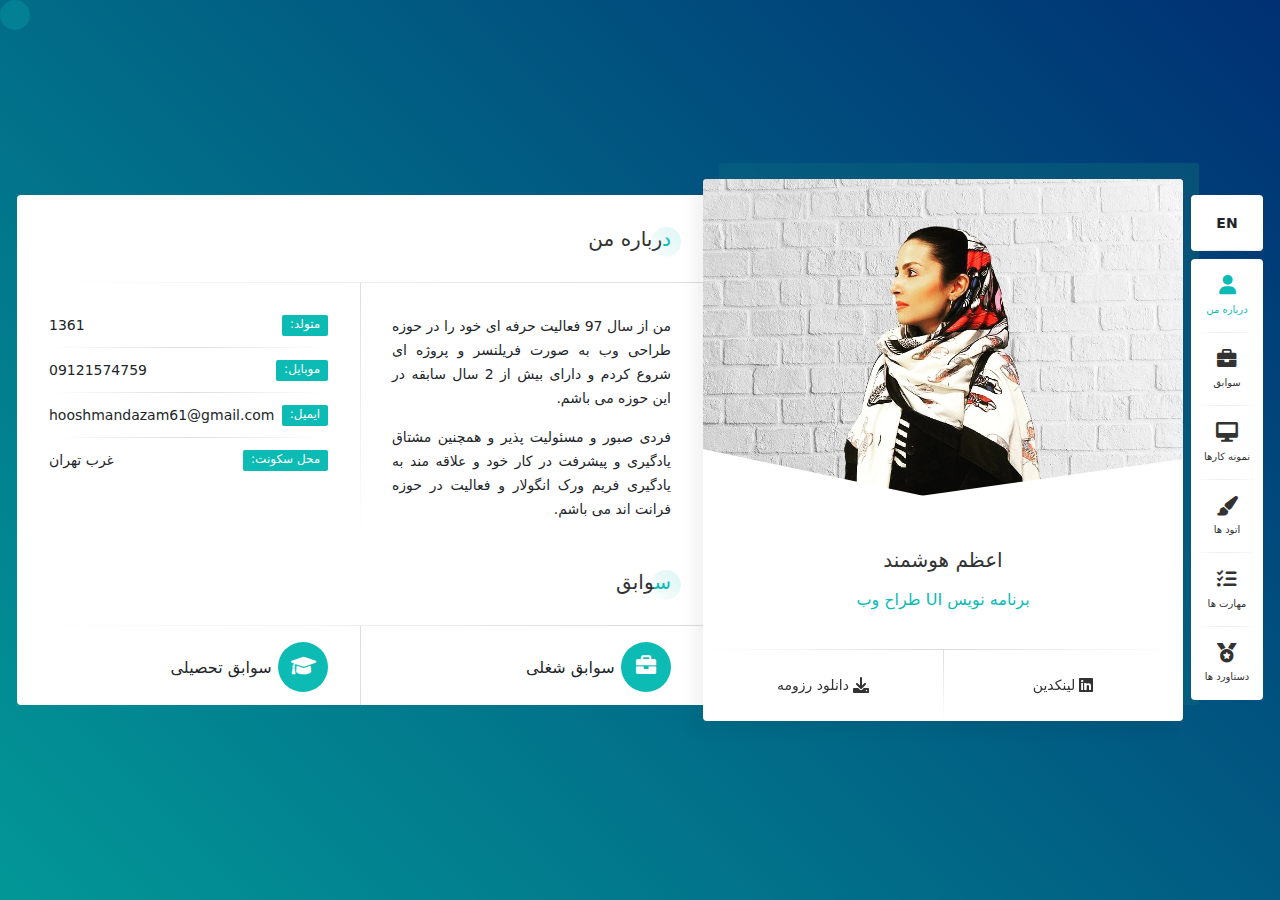
<file: index.html>
<!DOCTYPE html>
<html lang="en">

<head>
  <meta charset="UTF-8" />
  <meta http-equiv="X-UA-Compatible" content="IE=edge" />
  <meta name="viewport" content="width=device-width, initial-scale=1.0" />
  <title>وب سایت اعظم هوشمند</title>
  <link rel="stylesheet" href="./lib/bootstrap/css/bootstrap.rtl.min.css" />
  <link rel="stylesheet" href="./lib/fontawesome/css/all.min.css" />
  <link rel="stylesheet" href="css/styles.css" />
  <link rel="stylesheet" href="./lib/fancybox/jquery.fancybox.min.css" type="text/css" media="screen" />
  <link rel="stylesheet" href="./lib/swiper/swiper.min.css">
</head>

<body dir="rtl">
  <main>
    <div class="page page-wrap">
      <div class="background gradient">
        <ul class="bg-bubbles">
          <li></li>
          <li></li>
          <li></li>
          <li></li>
          <li></li>
          <li></li>
          <li></li>
          <li></li>
          <li></li>
          <li></li>
        </ul>
      </div>
      <div class="container">
        <div class="my-resume">
          <aside class="d-flex flex-column">
            <div
              class="mobile-header d-flex justify-content-between justify-content-md-center align-items-start bg-white px-3 py-2 p-md-3 mb-2">
              <div class="name-and-job d-md-none">
                <h1 class="small mb-2">اعظم هوشمند</h1>
                <div class="my-job small">
                  <span class="text1">برنامه نویس UI</span>
                  <span class="text2">طراح وب</span>
                </div>
              </div>
              <div class="language-btn">
                <a class="text-dark fw-bold small stretched-link" href="./en/index.html">EN</a>
              </div>
            </div>
            <ul class="nav" id="myScrollspy">
              <li class="nav-item">
                <a class="nav-link" href="#about">
                  <i class="fa-solid fa-user"></i>
                  <span>درباره من</span>
                </a>
              </li>
              <li class="nav-item">
                <a class="nav-link" href="#experience">
                  <i class="fa-solid fa-briefcase"></i>
                  <span>سوابق</span>
                </a>
              </li>
              <li class="nav-item">
                <a class="nav-link" href="#themes">
                  <i class="fa-solid fa-desktop"></i>
                  <span>نمونه کارها</span>
                </a>
              </li>
              <li class="nav-item">
                <a class="nav-link" href="#etudes">
                  <i class="fa-solid fa-paintbrush"></i>
                  <span> اتود ها</span>
                </a>
              </li>
              <li class="nav-item">
                <a class="nav-link" href="#skills">
                  <i class="fa-solid fa-list-check"></i>
                  <span> مهارت ها</span>
                </a>
              </li>
              <li class="nav-item">
                <a class="nav-link" href="#awards">
                  <i class="fa-solid fa-medal"></i>
                  <span>دستاورد ها</span>
                </a>
              </li>
            </ul>
          </aside>
          <div class="profile-content bg-white rounded-2 text-center mb-3 mb-xl-0">
            <figure>
              <div class="profile-photo mb-5">
                <img src="images/my-photo.webp" class="img-fluid" alt="اعظم هوشمند" />
              </div>
              <figcaption>
                <div class="name-and-job">
                  <h2 class="h5 mb-3">اعظم هوشمند</h2>
                  <div class="my-job">
                    <span class="text1">برنامه نویس UI</span>
                    <span class="text2">طراح وب</span>
                  </div>
                </div>
              </figcaption>
            </figure>
            <div class="links d-flex justify-content-around align-items-center">
              <a href="https://www.linkedin.com/in/azam-houshmand-98457323a/" target="_blank"
                class="stretched-link p-4 w-100"><i class="fa-brands fa-linkedin align-middle me-1"></i><span
                  class="small">لینکدین</span></a>
              <a href="./azam-resume.pdf" class="stretched-link p-4 w-100" download><i
                  class="fa-solid fa-download align-middle me-1"></i><span class="small">دانلود رزومه</span></a>
            </div>
          </div>
          <div class="card-scrollspy bg-white" data-bs-spy="scroll" data-bs-offset="50" data-bs-target="#myScrollspy">
            <div class="card-inner">
              <section class="section-about-me" id="about">
                <div class="section-title">
                  <h3>درباره من</h3>
                </div>
                <div class="d-flex flex-wrap">
                  <div class="info-text text-justify">
                    <p>
                      من از سال 97 فعالیت حرفه ای خود را در حوزه طراحی وب به صورت فریلنسر و پروژه ای شروع کردم و دارای
                      بیش از 2 سال سابقه در این حوزه می باشم.
                    </p>
                    <p>
                      فردی صبور و مسئولیت پذیر و همچنین مشتاق یادگیری و پیشرفت در کار خود و علاقه مند به یادگیری فریم
                      ورک
                      انگولار و فعالیت در حوزه فرانت اند می باشم.
                    </p>
                  </div>
                  <div class="info-list">
                    <ul class="list-unstyled">
                      <li>
                        <span class="badge">متولد:</span>
                        <span class="small">1361</span>
                      </li>
                      <li>
                        <span class="badge">موبایل:</span>
                        <span class="small">09121574759</span>
                      </li>
                      <li>
                        <span class="badge"> ایمیل:</span>
                        <span class="small">hooshmandazam61@gmail.com</span>
                      </li>
                      <li>
                        <span class="badge">محل سکونت:</span>
                        <span class="small">غرب تهران</span>
                      </li>
                    </ul>
                  </div>
                </div>
              </section>
              <section class="section-experience" id="experience">
                <div class="section-title">
                  <h3>سوابق</h3>
                </div>
                <div class="d-flex flex-wrap">
                  <div class="column pt-3">
                    <div class="work-experience">
                      <div class="title">
                        <h5>
                          <i class="fa-solid fa-briefcase"></i>
                          <span>سوابق شغلی</span>
                        </h5>
                      </div>
                      <ul class="list-unstyled">
                        <li>
                          <span class="border px-2">1401-1402</span>
                          <div class="name-and-job my-3">
                            <h6>شرکت ایرانسل(HFN)</h6>
                            <span>UI Developer</span>
                          </div>
                          <div class="description text-justify">
                            <p>
                              شرکت HFN با هدف بهینه سازی رادیویی در پروژه های مخابراتی به عنوان مجموعه ای در کنار
                              اپراتورها / سرویس دهندگان مخابراتی از جمله ایرانسل تعریف می شود که نیازمندی های کسب و کار
                              اپراتور مورد نظر را با استفاده از راهکارهای مدیریتی، فنی و یا اجرایی آماده و پیاده سازی می
                              کند.
                            </p>
                            <p>در شرکت ایرانسل روی دو پروژه Ios و Sdm به عنوان Ui-Developer کار کردم.</p>
                          </div>
                          <div class="programming-language-badge">
                            <span class="badge">Html5</span>
                            <span class="badge">Css3</span>
                            <span class="badge">Less</span>
                            <span class="badge">Bootstrap 5</span>
                            <span class="badge">Angular</span>
                          </div>
                        </li>
                        <li>
                          <span class="border px-2">98-1400</span>
                          <div class="name-and-job my-3">
                            <h6>شرکت آرسینا</h6>
                            <span>Web Developer</span>
                          </div>
                          <div class="description text-justify">
                            <p>
                              در حال حاضر مهمترین محصول شرکت، سیستم مدیریت فروش آنلاین فروش گستر است که بر روی توسعه و
                              تسهیل تجارت الکترونیک تمرکز دارد.
                            </p>
                            <p>در شرکت آرسینا کار با Adobe Xd را یاد گرفتم و بعد از طراحی اتودها, پیاده سازی فروشگاه های
                              آنلاین بر عهده من بود و توانستم رضایت مشتریان سر سخت را نیز جلب کنم.</p>
                            <p>برخی از نمونه کارها را در این سایت ذکر کردم.</p>
                          </div>
                          <div class="programming-language-badge">
                            <span class="badge">Html5</span>
                            <span class="badge">Css3</span>
                            <span class="badge">Less</span>
                            <span class="badge">Bootstrap 4,5</span>
                            <span class="badge">JavaScript</span>
                            <span class="badge">Jquery</span>
                            <span class="badge">Adobe Xd</span>
                          </div>
                        </li>
                        <li>
                          <span class="border px-2 pb-1">تیر 98-مهر 98</span>
                          <div class="name-and-job my-3">
                            <h6 class="mb-1">شرکت پلاک</h6>
                            <span>Front-end Developer</span>
                          </div>
                          <div class="description text-justify">
                            <p>
                              پلاک, پلتفرمی است برای سفارش آنلاین خدماتی نظیر نظافت منزل، رزرو آزمایش، خشکشویی، کارواش،
                              و تعمیرات لوازم خانگی، ...
                            </p>
                            <p>
                              سایت پلاک با فریم ورک انگولار پیاده سازی شده بود و در این شرکت با ساختار انگولار
                              آشنا شدم و همچنین پیاده سازی لندینگ ها جزو وظایف من بود.
                            </p>
                          </div>
                          <div class="programming-language-badge">
                            <span class="badge">Html5</span>
                            <span class="badge">Css3</span>
                            <span class="badge">Bootstrap 4</span>
                          </div>
                        </li>
                      </ul>
                    </div>
                  </div>
                  <div class="column pt-3">
                    <div class="education-experience">
                      <div class="title">
                        <h5>
                          <i class="fa-solid fa-graduation-cap"></i>
                          <span>سوابق تحصیلی</span>
                        </h5>
                      </div>
                      <ul class="list-unstyled">
                        <li>
                          <span class="border px-2"> 81-85</span>
                          <div class="field my-3">
                            <h6>Materials Engineer</h6>
                          </div>
                          <div class="description">
                            <p>
                              از دانشگاه آزاد ساوه در رشته مهندسی مواد-سرامیک فارغ التحصیل شدم.
                            </p>
                          </div>
                        </li>
                        <li>
                          <span class="border px-2 pb-1">
                            دی 96-اسفند 96</span>
                          <div class="field my-3">
                            <h6>Photoshop</h6>
                          </div>
                          <div class="description">
                            <p>دوره Photoshop را در مجتمع فنی به مدت 30 ساعت گذراندم.</p>
                          </div>
                        </li>
                        <li>
                          <span class="border px-2 pb-1">
                            تیر 97-اسفند 97</span>
                          <div class="field my-3">
                            <h6>Html5-Css3-Bootstrap3-JavaScript</h6>
                          </div>
                          <div class="description">
                            <p>
                              این دوره ها را در مجتمع فنی به مدت 100 ساعت گذراندم.
                            </p>
                          </div>
                        </li>
                      </ul>
                    </div>
                  </div>
                </div>
              </section>
              <section class="section-themes" id="themes">
                <div class="section-title">
                  <h3>نمونه کار ها</h3>
                </div>
                <div class="d-flex flex-wrap">
                  <div class="column">
                    <div class="item-box text-center mb-4">
                      <figure>
                        <a href="https://setaak.com" target="_blank" title="فروشگاه ستاک" class="stretched-link">
                          <img src="images/setaak.webp" class="img-fluid" alt="محصولات کنترل گاز" />
                          <i class="fa-solid fa-link"></i>
                        </a>
                      </figure>
                      <div class="title">
                        <a href="https://setaak.com" target="_blank">
                          <h4 class="small">فروشگاه ستاک</h4>
                        </a>
                      </div>
                    </div>
                    <div class="item-box text-center mb-4">
                      <figure>
                        <a href="https://www.foroshgostar.com/blog" target="_blank" title="وبلاگ فروش گستر"
                          class="stretched-link">
                          <img src="images/foroshgostar-blog.webp" class="img-fluid" alt="وبلاگ" />
                          <i class="fa-solid fa-link"></i>
                        </a>
                      </figure>
                      <div class="title">
                        <a href="https://www.foroshgostar.com/blog" target="_blank">
                          <h4 class="small">وبلاگ فروش گستر</h4>
                        </a>
                      </div>
                    </div>
                  </div>
                  <div class="column">
                    <div class="item-box text-center mb-4">
                      <figure>
                        <a href="https://www.haghi.ir" target="_blank" title="فروشگاه چرم حقی" class="stretched-link">
                          <img src="images/haghi-homepage.jpg" class="img-fluid" alt="محصولات چرم" />
                          <i class="fa-solid fa-link"></i>
                        </a>
                      </figure>
                      <div class="title">
                        <a href="https://www.haghi.ir" target="_blank">
                          <h4 class="small">فروشگاه چرم حقی</h4>
                        </a>
                      </div>
                    </div>
                    <div class="item-box text-center mb-4">
                      <figure>
                        <a href="https://www.balaka.ir/blog" target="_blank" title="وبلاگ فروشگاه بالاکا"
                          class="stretched-link">
                          <img src="images/balaka-blog.webp" class="img-fluid" alt="وبلاگ" />
                          <i class="fa-solid fa-link"></i>
                        </a>
                      </figure>
                      <div class="title">
                        <a href="https://www.balaka.ir/blog" target="_blank">
                          <h4 class="small">وبلاگ فروشگاه بالاکا</h4>
                        </a>
                      </div>
                    </div>
                  </div>
                </div>
              </section>
              <section class="section-etudes" id="etudes">
                <div class="section-title">
                  <h3>اتود ها</h3>
                </div>
                <div class="d-flex flex-wrap">
                  <div class="column">
                    <div class="item-box mb-4">
                      <figure>
                        <a href="images/barsamgostar-large.jpg" title="فروشگاه برسام گستر" class="stretched-link">
                          <img src="images/barsamgostar.jpg" class="img-fluid" alt="محصولات دیجیتال" />
                          <i class="fa-regular fa-image"></i>
                        </a>
                      </figure>
                    </div>
                    <div class="item-box mb-4">
                      <figure>
                        <a href="images/ilagallery-large.jpg" title="فروشگاه ایلا گالری" class="stretched-link">
                          <img src="images/ilagallery.jpg" class="img-fluid" alt="مد و پوشاک" />
                          <i class="fa-regular fa-image"></i>
                        </a>
                      </figure>
                    </div>
                    <div class="item-box mb-4">
                      <figure>
                        <a href="images/luminak-large.webp" title="فروشگاه لومیناک" class="stretched-link">
                          <img src="images/luminak.jpg" class="img-fluid" alt="انواع چسب" />
                          <i class="fa-regular fa-image"></i>
                        </a>
                      </figure>
                    </div>
                    <div class="item-box mb-4">
                      <figure>
                        <a href="images/dotuall-large.jpg" title="فروشگاه دات یو آل" class="stretched-link">
                          <img src="images/dotuall.jpg" class="img-fluid" alt="انواع مختلف محصولات دیجیتال" />
                          <i class="fa-regular fa-image"></i>
                        </a>
                      </figure>
                    </div>
                    <div class="item-box">
                      <figure>
                        <a href="images/digitalland-404.jpg" title="صفحه 404 فروشگاه دیجیتال لند"
                          class="stretched-link">
                          <img src="images/digitalland-404.jpg" class="img-fluid" alt="صفحه 404" />
                          <i class="fa-regular fa-image"></i>
                        </a>
                      </figure>
                    </div>
                  </div>
                  <div class="column">
                    <div class="item-box mb-4">
                      <figure>
                        <a href="images/forevergreen-large.jpg" title="فروشگاه فور اور گرین" class="stretched-link">
                          <img src="images/forevergreen.jpg" class="img-fluid" alt="محصولات فور اور" />
                          <i class="fa-regular fa-image"></i>
                        </a>
                      </figure>
                    </div>
                    <div class="item-box mb-4">
                      <figure>
                        <a href="images/malayerager-large.webp" title="فروشگاه ملایر آگر" class="stretched-link">
                          <img src="images/malayerager.jpg" class="img-fluid" alt="مبل و منبت" />
                          <i class="fa-regular fa-image"></i>
                        </a>
                      </figure>
                    </div>
                    <div class="item-box mb-4">
                      <figure>
                        <a href="images/behtapipe-large.jpg" title="فروشگاه بهتا پایپ" class="stretched-link">
                          <img src="images/behtapipe.jpg" class="img-fluid" alt="کالای تاسیساتی" />
                          <i class="fa-regular fa-image"></i>
                        </a>
                      </figure>
                    </div>
                    <div class="item-box">
                      <figure>
                        <a href="images/sinzgallery-404.webp" title="صفحه 404 فروشگاه سینز گالری"
                          class="stretched-link">
                          <img src="images/sinzgallery-404.webp" class="img-fluid" alt="صفحه 404" />
                          <i class="fa-regular fa-image"></i>
                        </a>
                      </figure>
                    </div>
                  </div>
                </div>
              </section>
              <section class="section-skills" id="skills">
                <div class="section-title">
                  <h3>مهارت ها</h3>
                </div>
                <div class="d-flex flex-wrap">
                  <div class="column pt-3">
                    <div class="coding">
                      <div class="title">
                        <h5>
                          <i class="fa-solid fa-code"></i>
                          <span>کد نویسی</span>
                        </h5>
                      </div>
                      <ul class="list-unstyled">
                        <li class="mb-3">
                          <label class="small">Html5</label>
                          <div class="progress">
                            <div class="progress-bar progress-bar-striped progress-bar-animated" role="progressbar"
                              aria-label="Basic" style="width: 90%" aria-valuenow="90" aria-valuemin="0"
                              aria-valuemax="100"></div>
                          </div>
                        </li>
                        <li class="mb-3">
                          <label class="small">Css3</label>
                          <div class="progress">
                            <div class="progress-bar progress-bar-striped progress-bar-animated" role="progressbar"
                              aria-label="Basic" style="width: 90%" aria-valuenow="90" aria-valuemin="0"
                              aria-valuemax="100"></div>
                          </div>
                        </li>
                        <li class="mb-3">
                          <label class="small">Less</label>
                          <div class="progress">
                            <div class="progress-bar progress-bar-striped progress-bar-animated" role="progressbar"
                              aria-label="Basic" style="width: 90%" aria-valuenow="90" aria-valuemin="0"
                              aria-valuemax="100"></div>
                          </div>
                        </li>
                        <li class="mb-3">
                          <label class="small">Sass</label>
                          <div class="progress">
                            <div class="progress-bar progress-bar-striped progress-bar-animated" role="progressbar"
                              aria-label="Basic" style="width: 90%" aria-valuenow="90" aria-valuemin="0"
                              aria-valuemax="100"></div>
                          </div>
                        </li>
                        <li class="mb-3">
                          <label class="small">Bootstrap3,4,5</label>
                          <div class="progress">
                            <div class="progress-bar progress-bar-striped progress-bar-animated" role="progressbar"
                              aria-label="Basic" style="width: 90%" aria-valuenow="90" aria-valuemin="0"
                              aria-valuemax="100"></div>
                          </div>
                        </li>
                        <li class="mb-3">
                          <label class="small">Responsive</label>
                          <div class="progress">
                            <div class="progress-bar progress-bar-striped progress-bar-animated" role="progressbar"
                              aria-label="Basic" style="width: 90%" aria-valuenow="90" aria-valuemin="0"
                              aria-valuemax="100"></div>
                          </div>
                        </li>
                        <li class="mb-3">
                          <label class="small">JavaScript</label>
                          <div class="progress">
                            <div class="progress-bar progress-bar-striped progress-bar-animated" role="progressbar"
                              aria-label="Basic" style="width: 50%" aria-valuenow="50" aria-valuemin="0"
                              aria-valuemax="100"></div>
                          </div>
                        </li>
                        <li class="mb-3">
                          <label class="small">Jquery</label>
                          <div class="progress">
                            <div class="progress-bar progress-bar-striped progress-bar-animated" role="progressbar"
                              aria-label="Basic" style="width: 50%" aria-valuenow="50" aria-valuemin="0"
                              aria-valuemax="100"></div>
                          </div>
                        </li>
                        <li class="mb-3">
                          <label class="small">Angular</label>
                          <div class="progress">
                            <div class="progress-bar progress-bar-striped progress-bar-animated" role="progressbar"
                              aria-label="Basic" style="width: 10%" aria-valuenow="10" aria-valuemin="0"
                              aria-valuemax="100"></div>
                          </div>
                        </li>
                        <li class="mb-3">
                          <label class="small">Git</label>
                          <div class="progress">
                            <div class="progress-bar progress-bar-striped progress-bar-animated" role="progressbar"
                              aria-label="Basic" style="width: 70%" aria-valuenow="70" aria-valuemin="0"
                              aria-valuemax="100"></div>
                          </div>
                        </li>
                      </ul>
                    </div>
                  </div>
                  <div class="column pt-3">
                    <div class="graphics mb-5">
                      <div class="title">
                        <h5>
                          <i class="fa-solid fa-paintbrush"></i>
                          <span>گرافیک</span>
                        </h5>
                      </div>
                      <ul class="list-unstyled">
                        <li class="mb-3">
                          <label class="small">Photoshop</label>
                          <div class="progress">
                            <div class="progress-bar progress-bar-striped progress-bar-animated" role="progressbar"
                              aria-label="Basic" style="width: 60%" aria-valuenow="60" aria-valuemin="0"
                              aria-valuemax="100"></div>
                          </div>
                        </li>
                        <li class="mb-3">
                          <label class="small">Adobe Xd</label>
                          <div class="progress">
                            <div class="progress-bar progress-bar-striped progress-bar-animated" role="progressbar"
                              aria-label="Basic" style="width: 85%" aria-valuenow="85" aria-valuemin="0"
                              aria-valuemax="100"></div>
                          </div>
                        </li>
                      </ul>
                    </div>
                    <div class="language">
                      <div class="title">
                        <h5>
                          <i class="fa-solid fa-flag"></i>
                          <span>زبان</span>
                        </h5>
                      </div>
                      <ul class="list-unstyled">
                        <li class="mb-3">
                          <label class="small">English</label>
                          <div class="progress">
                            <div class="progress-bar progress-bar-striped progress-bar-animated" role="progressbar"
                              aria-label="Basic" style="width: 50%" aria-valuenow="50" aria-valuemin="0"
                              aria-valuemax="100"></div>
                          </div>
                        </li>
                      </ul>
                    </div>
                  </div>
                </div>
              </section>
              <section class="section-awards" id="awards">
                <div class="section-title">
                  <h3>دستاوردها</h3>
                </div>
                <div class="d-flex flex-wrap">
                  <div class="column">
                    <div class="description small">
                      <p>
                        من سال 99 در شرکت آرسینا به عنوان کارمند نمونه شناخته شدم.
                      </p>
                    </div>
                  </div>
                  <div class="column">
                    <div class="swiper mySwiper">
                      <div class="swiper-wrapper">
                        <div class="swiper-slide">
                          <video class="rounded" controls>
                            <source src="./video/my-video.mp4" type="video/mp4">
                          </video>
                        </div>
                        <div class="swiper-slide">
                          <img src="./images/1.jpg" class="img-fluid rounded" alt="">
                        </div>
                        <div class="swiper-slide">
                          <img src="./images/2.webp" class="img-fluid rounded" alt="">
                        </div>
                      </div>
                    </div>
                  </div>
                </div>
              </section>
            </div>
          </div>
        </div>
      </div>
    </div>
    <div class="cursor"></div>
  </main>
  <!-- <script src="./lib/fontawesome/js/all.min.js"></script>  -->
  <script src="./lib/bootstrap/js/bootstrap.min.js"></script>
  <script src="./lib/bootstrap/js/bootstrap.bundle.min.js"></script>
  <script src="./lib/jquery/jquery.min.js"></script>
  <script src="./lib/fancybox/jquery.fancybox.min.js"></script>
  <script src="./lib/swiper/swiper-bundle.min.js"></script>
  <script src="./js/main.js"></script>
</body>

</html>
</file>
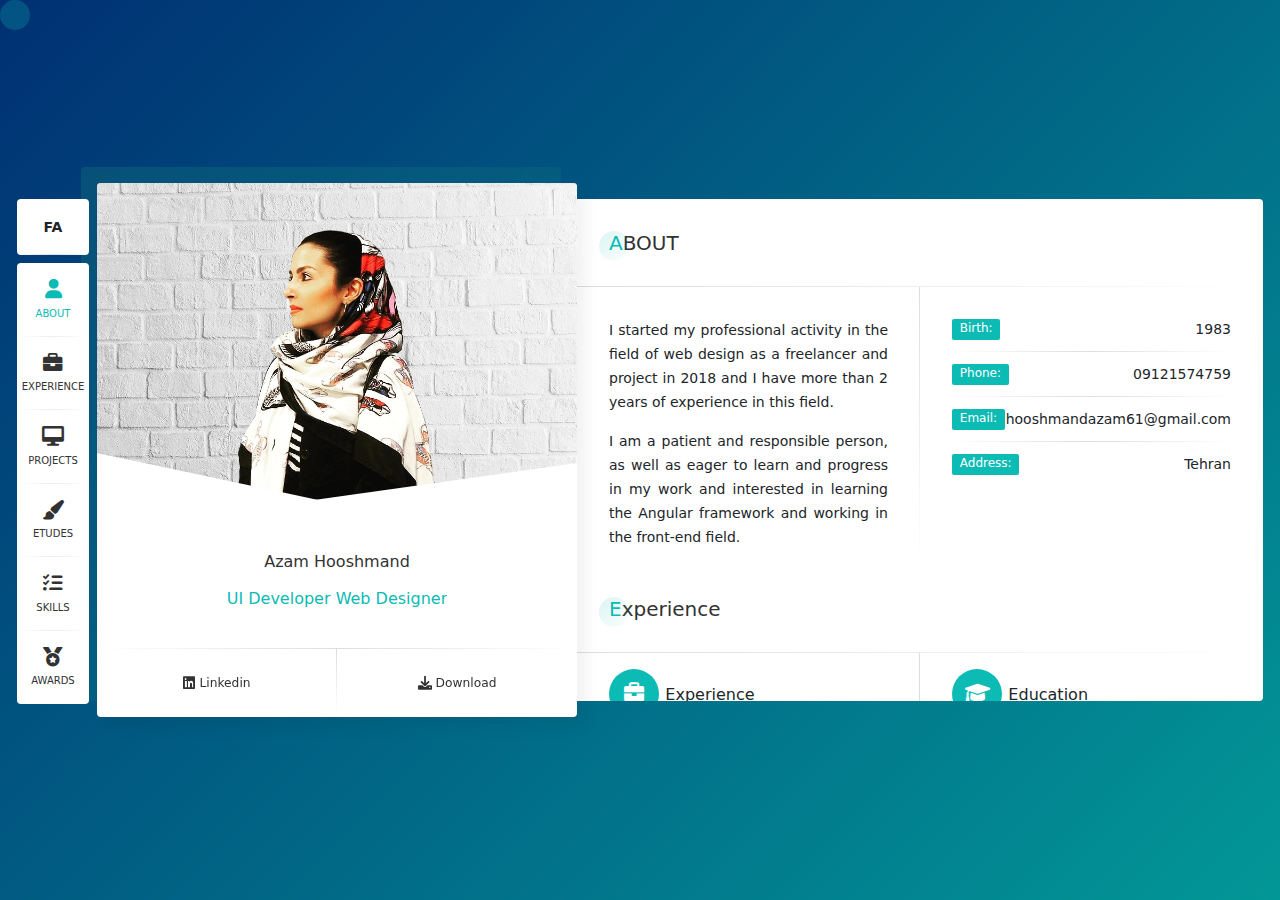
<file: en/index.html>
<!DOCTYPE html>
<html lang="en">

<head>
  <meta charset="UTF-8" />
  <meta http-equiv="X-UA-Compatible" content="IE=edge" />
  <meta name="viewport" content="width=device-width, initial-scale=1.0" />
  <title>Azam Hooshmand</title>
  <link rel="stylesheet" href="./lib/bootstrap/css/bootstrap.min.css" />
  <link rel="stylesheet" href="../lib/fontawesome/css/all.min.css" />
  <link rel="stylesheet" href="../css/styles.css" />
  <link rel="stylesheet" href="../en/css/styles.ltr.css" />
  <link rel="stylesheet" href="../lib/fancybox/jquery.fancybox.min.css" type="text/css" media="screen" />
  <link rel="stylesheet" href="../lib/swiper/swiper.min.css">
</head>

<body>
  <main>
    <div class="page page-wrap">
      <div class="background gradient">
        <ul class="bg-bubbles">
          <li></li>
          <li></li>
          <li></li>
          <li></li>
          <li></li>
          <li></li>
          <li></li>
          <li></li>
          <li></li>
          <li></li>
        </ul>
      </div>
      <div class="container">
        <div class="my-resume">
          <aside class="d-flex flex-column">
            <div
              class="mobile-header d-flex justify-content-between justify-content-md-center bg-white px-3 py-2 p-md-3 mb-2">
              <div class="name-and-job d-md-none">
                <h1 class="small mb-2">Azam Hooshmand</h1>
                <div class="my-job small">
                  <span class="text1">UI Developer</span>
                  <span class="text2">Web Designer</span>
                </div>
              </div>
              <div class="language-btn">
                <a class="text-dark fw-bold small stretched-link" href="../index.html">FA</a>
              </div>
            </div>
            <ul class="nav" id="myScrollspy">
              <li class="nav-item">
                <a class="nav-link" href="#about">
                  <i class="fa-solid fa-user"></i>
                  <span>ABOUT</span>
                </a>
              </li>
              <li class="nav-item">
                <a class="nav-link" href="#experience">
                  <i class="fa-solid fa-briefcase"></i>
                  <span>EXPERIENCE</span>
                </a>
              </li>
              <li class="nav-item">
                <a class="nav-link" href="#themes">
                  <i class="fa-solid fa-desktop"></i>
                  <span>PROJECTS</span>
                </a>
              </li>
              <li class="nav-item">
                <a class="nav-link" href="#etudes">
                  <i class="fa-solid fa-paintbrush"></i>
                  <span>ETUDES</span>
                </a>
              </li>
              <li class="nav-item">
                <a class="nav-link" href="#skills">
                  <i class="fa-solid fa-list-check"></i>
                  <span>SKILLS</span>
                </a>
              </li>
              <li class="nav-item">
                <a class="nav-link" href="#awards">
                  <i class="fa-solid fa-medal"></i>
                  <span>AWARDS</span>
                </a>
              </li>
            </ul>
          </aside>
          <div class="profile-content bg-white rounded-2 text-center mb-3 mb-xl-0">
            <figure>
              <div class="profile-photo mb-5">
                <img src="../images/my-photo.webp" class="img-fluid" alt="Azam Hooshmand" />
              </div>
              <figcaption>
                <div class="name-and-job">
                  <h2 class="h6 mb-3">Azam Hooshmand</h2>
                  <div class="my-job">
                    <span class="text1">UI Developer</span>
                    <span class="text2">Web Designer</span>
                  </div>
                </div>
              </figcaption>
            </figure>
            <div class="links d-flex small justify-content-around align-items-center">
              <a href="https://www.linkedin.com/in/azam-houshmand-98457323a/" target="_blank"
                class="stretched-link p-4 w-100"><i class="fa-brands fa-linkedin align-middle me-1"></i><span
                  class="small">Linkedin</span></a>
              <a href="../azam-resume.pdf" class="stretched-link p-4 w-100" download><i
                  class="fa-solid fa-download align-middle me-1"></i><span class="small">Download</span></a>
            </div>
          </div>
          <div class="card-scrollspy bg-white" data-bs-spy="scroll" data-bs-offset="50" data-bs-target="#myScrollspy">
            <div class="card-inner">
              <section class="section-about-me" id="about">
                <div class="section-title">
                  <h3>ABOUT</h3>
                </div>
                <div class="d-flex flex-wrap">
                  <div class="info-text text-justify">
                    <p>
                      I started my professional activity in the field of web design as a freelancer and project in 2018
                      and I have more than 2 years of experience in this field.
                    </p>
                    <p>

                      I am a patient and responsible person, as well as eager to learn and progress in my work and
                      interested in learning the Angular framework and working in the front-end field.
                    </p>
                  </div>
                  <div class="info-list">
                    <ul class="list-unstyled">
                      <li>
                        <span class="badge">Birth:</span>
                        <span class="small">1983</span>
                      </li>
                      <li>
                        <span class="badge">Phone:</span>
                        <span class="small">09121574759</span>
                      </li>
                      <li>
                        <span class="badge"> Email:</span>
                        <span class="small">hooshmandazam61@gmail.com</span>
                      </li>
                      <li>
                        <span class="badge">Address:</span>
                        <span class="small">Tehran</span>
                      </li>
                    </ul>
                  </div>
                </div>
              </section>
              <section class="section-experience" id="experience">
                <div class="section-title">
                  <h3>Experience</h3>
                </div>
                <div class="d-flex flex-wrap">
                  <div class="column pt-3">
                    <div class="work-experience">
                      <div class="title">
                        <h5>
                          <i class="fa-solid fa-briefcase"></i>
                          <span>Experience</span>
                        </h5>
                      </div>
                      <ul class="list-unstyled">
                        <li>
                          <span class="border px-2">2022 November-2024 February</span>
                          <div class="name-and-job my-3">
                            <h6>Irancell Company</h6>
                            <span>UI Developer</span>
                          </div>
                          <div class="description text-justify">
                            <p>HFN company with the aim of radio optimization in telecommunication projects is defined
                              as a group together with telecommunication operators/service providers, including
                              Irancell, which prepares and prepares the business requirements of the operator in
                              question using managerial, technical or executive solutions. implements</p>
                            <p>I worked on two Ios and Sdm projects as a Ui-Developer in Irancell company.</p>
                          </div>
                          <div class="programming-language-badge">
                            <span class="badge">Html5</span>
                            <span class="badge">Css3</span>
                            <span class="badge">Less</span>
                            <span class="badge">Bootstrap 5</span>
                            <span class="badge">Angular</span>
                          </div>
                        </li>
                        <li>
                          <span class="border px-2">2020 January-2022 March</span>
                          <div class="name-and-job my-3">
                            <h6>َArsina Company</h6>
                            <span>Web Developer</span>
                          </div>
                          <div class="description text-justify">
                            <p>

                              Currently, the most important product of the company is the online sales management system
                              of Forosh Gostar, which is based on the development and
                              It focuses on facilitating e-commerce.
                            </p>
                            <p>
                              In Arsina company, I learned to work with Adobe Xd and after designing the etudes, I was
                              responsible for the implementation of online stores and I was able to get the satisfaction
                              of stubborn customers.
                            </p>
                            <p>
                              I have listed some portfolios on this site.
                            </p>
                          </div>
                          <div class="programming-language-badge">
                            <span class="badge">Html5</span>
                            <span class="badge">Css3</span>
                            <span class="badge">Less</span>
                            <span class="badge">Bootstrap 4,5</span>
                            <span class="badge">JavaScript</span>
                            <span class="badge">Jquery</span>
                            <span class="badge">Adobe Xd</span>
                          </div>
                        </li>
                        <li>
                          <span class="border px-2 pb-1">2019 July-2019 October</span>
                          <div class="name-and-job my-3">
                            <h6 class="mb-1">Pelak Company</h6>
                            <span>Front-end Developer</span>
                          </div>
                          <div class="description text-justify">
                            <p>

                              Pelak is a platform for online ordering of services such as house cleaning, test booking,
                              laundry, car wash,
                              Construction services,...
                            </p>
                            <p>
                              Pelak site was implemented with Angular framework and in this company with Angular
                              structure
                              I got to know and also the implementation of landings was one of my duties.
                            </p>
                          </div>
                        </li>
                      </ul>
                    </div>
                  </div>
                  <div class="column pt-3">
                    <div class="education-experience">
                      <div class="title">
                        <h5>
                          <i class="fa-solid fa-graduation-cap"></i>
                          <span>Education</span>
                        </h5>
                      </div>
                      <ul class="list-unstyled">
                        <li>
                          <span class="border px-2"> 2002-2006</span>
                          <div class="field my-3">
                            <h6>Materials Engineer</h6>
                          </div>
                          <div class="description">
                            <p>
                              I graduated from Saveh Azad University in the field of material-ceramic engineering.
                            </p>
                          </div>
                        </li>
                        <li>
                          <span class="border px-2 pb-1">
                            2018 January-2018 April</span>
                          <div class="field my-3">
                            <h6>Photoshop</h6>
                          </div>
                          <div class="description">
                            <p>
                              I took the Photoshop course at the institute of technology.
                            </p>
                          </div>
                        </li>
                        <li>
                          <span class="border px-2 pb-1">
                            2018 July-2019 March</span>
                          <div class="field my-3">
                            <h6>Html5-Css3-Bootstrap3-JavaScript</h6>
                          </div>
                          <div class="description">
                            <p>
                              I took these courses in the institute of technology for 100 hours.
                            </p>
                          </div>
                        </li>
                      </ul>
                    </div>
                  </div>
                </div>
              </section>
              <section class="section-themes" id="themes">
                <div class="section-title">
                  <h3>PROJECTS</h3>
                </div>
                <div class="d-flex flex-wrap">
                  <div class="column">
                    <div class="item-box text-center mb-4">
                      <figure>
                        <a href="https://setaak.com" target="_blank" title="Setaak Store" class="stretched-link">
                          <img src="../images/setaak.webp" class="img-fluid" alt="محصولات کنترل گاز" />
                          <i class="fa-solid fa-link"></i>
                        </a>
                      </figure>
                      <div class="title">
                        <a href="https://setaak.com" target="_blank">
                          <h4 class="small">Setaak Store</h4>
                        </a>
                      </div>
                    </div>
                    <div class="item-box text-center mb-4">
                      <figure>
                        <a href="https://www.foroshgostar.com/blog" target="_blank" title="Foroshgostar Blog"
                          class="stretched-link">
                          <img src="../images/foroshgostar-blog.webp" class="img-fluid" alt="وبلاگ" />
                          <i class="fa-solid fa-link"></i>
                        </a>
                      </figure>
                      <div class="title">
                        <a href="https://www.foroshgostar.com/blog" target="_blank">
                          <h4 class="small">Foroshgostar Blog</h4>
                        </a>
                      </div>
                    </div>
                  </div>
                  <div class="column">
                    <div class="item-box text-center mb-4">
                      <figure>
                        <a href="https://www.haghi.ir" target="_blank" title="Haghi leather Store"
                          class="stretched-link">
                          <img src="../images/haghi-homepage.jpg" class="img-fluid" alt="محصولات چرم" />
                          <i class="fa-solid fa-link"></i>
                        </a>
                      </figure>
                      <div class="title">
                        <a href="https://www.haghi.ir" target="_blank">
                          <h4 class="small">Haghi leather Store</h4>
                        </a>
                      </div>
                    </div>
                    <div class="item-box text-center mb-4">
                      <figure>
                        <a href="https://www.balaka.ir/blog" target="_blank" title="Balaka Store Blog"
                          class="stretched-link">
                          <img src="../images/balaka-blog.webp" class="img-fluid" alt="وبلاگ" />
                          <i class="fa-solid fa-link"></i>
                        </a>
                      </figure>
                      <div class="title">
                        <a href="https://www.balaka.ir/blog" target="_blank">
                          <h4 class="small">Balaka Store Blog</h4>
                        </a>
                      </div>
                    </div>
                  </div>
                </div>
              </section>
              <section class="section-etudes" id="etudes">
                <div class="section-title">
                  <h3>ETUDES</h3>
                </div>
                <div class="d-flex flex-wrap">
                  <div class="column">
                    <div class="item-box mb-4">
                      <figure>
                        <a href="../images/barsamgostar-large.jpg" title="Barsamgostar Store" class="stretched-link">
                          <img src="../images/barsamgostar.jpg" class="img-fluid" alt="محصولات دیجیتال" />
                          <i class="fa-regular fa-image"></i>
                        </a>
                      </figure>
                    </div>
                    <div class="item-box mb-4">
                      <figure>
                        <a href="../images/ilagallery-large.jpg" title="Ilagallery Store" class="stretched-link">
                          <img src="../images/ilagallery.jpg" class="img-fluid" alt="مد و پوشاک" />
                          <i class="fa-regular fa-image"></i>
                        </a>
                      </figure>
                    </div>
                    <div class="item-box mb-4">
                      <figure>
                        <a href="../images/luminak-large.webp" title="Luminak Store" class="stretched-link">
                          <img src="../images/luminak.jpg" class="img-fluid" alt="انواع چسب" />
                          <i class="fa-regular fa-image"></i>
                        </a>
                      </figure>
                    </div>
                    <div class="item-box mb-4">
                      <figure>
                        <a href="../images/dotuall-large.jpg" title="Dotuall Store" class="stretched-link">
                          <img src="../images/dotuall.jpg" class="img-fluid" alt="انواع مختلف محصولات دیجیتال" />
                          <i class="fa-regular fa-image"></i>
                        </a>
                      </figure>
                    </div>
                    <div class="item-box">
                      <figure>
                        <a href="../images/digitalland-404.jpg" title="Digitalland Store Not Found Page"
                          class="stretched-link">
                          <img src="../images/digitalland-404.jpg" class="img-fluid" alt="صفحه 404" />
                          <i class="fa-regular fa-image"></i>
                        </a>
                      </figure>
                    </div>
                  </div>
                  <div class="column">
                    <div class="item-box mb-4">
                      <figure>
                        <a href="../images/forevergreen-large.jpg" title="Forevergreen Store" class="stretched-link">
                          <img src="../images/forevergreen.jpg" class="img-fluid" alt="محصولات فور اور" />
                          <i class="fa-regular fa-image"></i>
                        </a>
                      </figure>
                    </div>
                    <div class="item-box mb-4">
                      <figure>
                        <a href="../images/malayerager-large.webp" title="Malayerager Store" class="stretched-link">
                          <img src="../images/malayerager.jpg" class="img-fluid" alt="مبل و منبت" />
                          <i class="fa-regular fa-image"></i>
                        </a>
                      </figure>
                    </div>
                    <div class="item-box mb-4">
                      <figure>
                        <a href="../images/behtapipe-large.jpg" title="Behtapipe Store" class="stretched-link">
                          <img src="../images/behtapipe.jpg" class="img-fluid" alt="کالای تاسیساتی" />
                          <i class="fa-regular fa-image"></i>
                        </a>
                      </figure>
                    </div>
                    <div class="item-box">
                      <figure>
                        <a href="../images/sinzgallery-404.webp" title="Sinzgallery Store Not Found Page"
                          class="stretched-link">
                          <img src="../images/sinzgallery-404.webp" class="img-fluid" alt="صفحه 404" />
                          <i class="fa-regular fa-image"></i>
                        </a>
                      </figure>
                    </div>
                  </div>
                </div>
              </section>
              <section class="section-skills" id="skills">
                <div class="section-title">
                  <h3>SKILLS</h3>
                </div>
                <div class="d-flex flex-wrap">
                  <div class="column pt-3">
                    <div class="coding">
                      <div class="title">
                        <h5>
                          <i class="fa-solid fa-code"></i>
                          <span>Coding</span>
                        </h5>
                      </div>
                      <ul class="list-unstyled">
                        <li class="mb-3">
                          <label class="small">Html5</label>
                          <div class="progress">
                            <div class="progress-bar progress-bar-striped progress-bar-animated" role="progressbar"
                              aria-label="Basic" style="width: 90%" aria-valuenow="90" aria-valuemin="0"
                              aria-valuemax="100"></div>
                          </div>
                        </li>
                        <li class="mb-3">
                          <label class="small">Css3</label>
                          <div class="progress">
                            <div class="progress-bar progress-bar-striped progress-bar-animated" role="progressbar"
                              aria-label="Basic" style="width: 90%" aria-valuenow="90" aria-valuemin="0"
                              aria-valuemax="100"></div>
                          </div>
                        </li>
                        <li class="mb-3">
                          <label class="small">Less</label>
                          <div class="progress">
                            <div class="progress-bar progress-bar-striped progress-bar-animated" role="progressbar"
                              aria-label="Basic" style="width: 90%" aria-valuenow="90" aria-valuemin="0"
                              aria-valuemax="100"></div>
                          </div>
                        </li>
                        <li class="mb-3">
                          <label class="small">Sass</label>
                          <div class="progress">
                            <div class="progress-bar progress-bar-striped progress-bar-animated" role="progressbar"
                              aria-label="Basic" style="width: 90%" aria-valuenow="90" aria-valuemin="0"
                              aria-valuemax="100"></div>
                          </div>
                        </li>
                        <li class="mb-3">
                          <label class="small">Bootstrap3,4,5</label>
                          <div class="progress">
                            <div class="progress-bar progress-bar-striped progress-bar-animated" role="progressbar"
                              aria-label="Basic" style="width: 90%" aria-valuenow="90" aria-valuemin="0"
                              aria-valuemax="100"></div>
                          </div>
                        </li>
                        <li class="mb-3">
                          <label class="small">Responsive</label>
                          <div class="progress">
                            <div class="progress-bar progress-bar-striped progress-bar-animated" role="progressbar"
                              aria-label="Basic" style="width: 90%" aria-valuenow="90" aria-valuemin="0"
                              aria-valuemax="100"></div>
                          </div>
                        </li>
                        <li class="mb-3">
                          <label class="small">JavaScript</label>
                          <div class="progress">
                            <div class="progress-bar progress-bar-striped progress-bar-animated" role="progressbar"
                              aria-label="Basic" style="width: 50%" aria-valuenow="50" aria-valuemin="0"
                              aria-valuemax="100"></div>
                          </div>
                        </li>
                        <li class="mb-3">
                          <label class="small">Jquery</label>
                          <div class="progress">
                            <div class="progress-bar progress-bar-striped progress-bar-animated" role="progressbar"
                              aria-label="Basic" style="width: 50%" aria-valuenow="50" aria-valuemin="0"
                              aria-valuemax="100"></div>
                          </div>
                        </li>
                        <li class="mb-3">
                          <label class="small">Angular</label>
                          <div class="progress">
                            <div class="progress-bar progress-bar-striped progress-bar-animated" role="progressbar"
                              aria-label="Basic" style="width: 10%" aria-valuenow="10" aria-valuemin="0"
                              aria-valuemax="100"></div>
                          </div>
                        </li>
                        <li class="mb-3">
                          <label class="small">Git</label>
                          <div class="progress">
                            <div class="progress-bar progress-bar-striped progress-bar-animated" role="progressbar"
                              aria-label="Basic" style="width: 70%" aria-valuenow="70" aria-valuemin="0"
                              aria-valuemax="100"></div>
                          </div>
                        </li>
                      </ul>
                    </div>
                  </div>
                  <div class="column pt-3">
                    <div class="graphics mb-5">
                      <div class="title">
                        <h5>
                          <i class="fa-solid fa-paintbrush"></i>
                          <span>Graphic</span>
                        </h5>
                      </div>
                      <ul class="list-unstyled">
                        <li class="mb-3">
                          <label class="small">Photoshop</label>
                          <div class="progress">
                            <div class="progress-bar progress-bar-striped progress-bar-animated" role="progressbar"
                              aria-label="Basic" style="width: 60%" aria-valuenow="60" aria-valuemin="0"
                              aria-valuemax="100"></div>
                          </div>
                        </li>
                        <li class="mb-3">
                          <label class="small">Adobe Xd</label>
                          <div class="progress">
                            <div class="progress-bar progress-bar-striped progress-bar-animated" role="progressbar"
                              aria-label="Basic" style="width: 85%" aria-valuenow="85" aria-valuemin="0"
                              aria-valuemax="100"></div>
                          </div>
                        </li>
                      </ul>
                    </div>
                    <div class="language">
                      <div class="title">
                        <h5>
                          <i class="fa-solid fa-flag"></i>
                          <span>Language</span>
                        </h5>
                      </div>
                      <ul class="list-unstyled">
                        <li class="mb-3">
                          <label class="small">English</label>
                          <div class="progress">
                            <div class="progress-bar progress-bar-striped progress-bar-animated" role="progressbar"
                              aria-label="Basic" style="width: 50%" aria-valuenow="50" aria-valuemin="0"
                              aria-valuemax="100"></div>
                          </div>
                        </li>
                      </ul>
                    </div>
                  </div>
                </div>
              </section>
              <section class="section-awards" id="awards">
                <div class="section-title">
                  <h3>Awards</h3>
                </div>
                <div class="d-flex flex-wrap">
                  <div class="column">
                    <p>
                      In 2021, I was recognized as an exemplary employee in Arsina Company.
                    </p>
                  </div>
                  <div class="column">
                    <div class="swiper mySwiper">
                      <div class="swiper-wrapper">
                        <div class="swiper-slide">
                          <video class="rounded" controls>
                            <source src="../video/my-video.mp4" type="video/mp4">
                          </video>
                        </div>
                        <div class="swiper-slide">
                          <img src="../images/1.jpg" class="img-fluid rounded" alt="">
                        </div>
                        <div class="swiper-slide rounded">
                          <img src="../images/2.webp" class="img-fluid rounded" alt="">
                        </div>
                      </div>
                    </div>
                  </div>
                </div>
              </section>
            </div>
          </div>
        </div>
      </div>
    </div>
    <div class="cursor"></div>


  </main>
  <!-- <script src="./lib/fontawesome/js/all.min.js"></script>  -->
  <script src="../lib/bootstrap/js/bootstrap.min.js"></script>
  <script src="../lib/bootstrap/js/bootstrap.bundle.min.js"></script>
  <script src="../lib/jquery/jquery.min.js"></script>
  <script src="../lib/fancybox/jquery.fancybox.min.js"></script>
  <script src="../lib/swiper/swiper-bundle.min.js"></script>
  <script src="../js/main.js"></script>
</body>

</html>
</file>
<file: css/styles.css>
.text-justify{text-align:justify}.my-job{display:inline-block;color:#0bbbb4;font-weight:400}.my-job .text1{animation:text1}.my-job .text2{animation:text2}.my-job .text1,.my-job .text2{height:22px;overflow:hidden;white-space:nowrap;display:inline-block;position:relative;animation-duration:15s;animation-timing-function:steps(25, end);animation-iteration-count:infinite}.my-job .text1::after,.my-job .text2::after{content:"|";position:absolute;animation:caret infinite;animation-duration:1s;animation-timing-function:steps(1, end)}@keyframes text2{0%,50%,100%{width:0}60%,90%{width:7em}}@keyframes text1{0%,50%,100%{width:0}10%,40%{width:7em}}@keyframes caret{0%,100%{opacity:0}50%{opacity:1}}a{text-decoration:none}.container{width:100%;max-width:720px}@media screen and (min-width: 1200px){.container{max-width:1270px}}.badge{background-color:#0bbbb4;font-weight:400;border-radius:.125rem;padding:0.25em 0.65em 0.5em}.page-wrap{padding:10rem 0 2rem}@media screen and (min-width: 768px){.page-wrap{padding:2rem 0}}@media screen and (min-width: 1200px){.page-wrap{width:100%;height:100vh;position:relative;display:flex;justify-content:center;align-items:center}}.background.gradient{background-image:linear-gradient(-135deg, #003073, #029797);position:fixed;top:0;left:0;width:100%;height:100%;z-index:-1}.background.gradient li{position:absolute;list-style:none;display:block;width:80px;height:80px;background-color:rgba(255,255,255,0.1);bottom:-320px;animation:square 50s infinite;transition-timing-function:linear;border-radius:.25rem}.background.gradient li:nth-child(1){left:10%}.background.gradient li:nth-child(2){left:20%;width:160px;height:160px;animation-delay:2s;animation-duration:34s}.background.gradient li:nth-child(3){left:25%;animation-delay:4s}.background.gradient li:nth-child(4){left:40%;width:120px;height:120px;animation-duration:44s}.background.gradient li:nth-child(5){left:70%}.background.gradient li:nth-child(6){left:80%;width:240px;height:240px;animation-delay:3s}.background.gradient li:nth-child(7){left:32%;width:320px;height:320px;animation-delay:7s}.background.gradient li:nth-child(8){left:55%;width:40px;height:40px;animation-delay:15s;animation-duration:80s}.background.gradient li:nth-child(9){left:25%;width:20px;height:20px;animation-delay:2s;animation-duration:80s}.background.gradient li:nth-child(10){left:90%;width:320px;height:320px;animation-delay:22s}@keyframes square{0%{transform:translateY(0)}100%{transform:translateY(-1500px) rotate(600deg)}}.my-resume{position:relative}@media screen and (min-width: 768px){.my-resume{margin-right:5rem}}@media screen and (min-width: 1200px){.my-resume{display:flex;align-items:flex-start;margin-right:0}}@media screen and (max-width: 767px){.my-resume aside{background-color:#ffffff;box-shadow:0 5px 10px rgba(0,0,0,0.05)}}@media screen and (max-width: 1199px){.my-resume aside{position:fixed;top:0;right:0;left:0;z-index:1020}}@media screen and (min-width: 768px){.my-resume aside{width:72px;top:3rem;right:auto;left:auto;margin-right:-5rem}}@media screen and (min-width: 1200px){.my-resume aside{margin:1rem 0 0 .5rem}}.my-resume aside .mobile-header{position:relative}.my-resume aside .mobile-header::after{content:"";position:absolute;top:auto;right:0;bottom:0;width:100%;height:1px;background:radial-gradient(ellipse at center, #ddd 0%, rgba(255,255,255,0) 70%)}@media screen and (min-width: 768px){.my-resume aside .mobile-header{border-radius:.25rem}}.my-resume aside ul.nav li.nav-item{flex:1}.my-resume aside ul.nav li.nav-item:not(:last-child) .nav-link{position:relative}.my-resume aside ul.nav li.nav-item:not(:last-child) .nav-link::before{content:"";position:absolute;top:0;left:0;bottom:auto;width:1px;height:100%;background:radial-gradient(ellipse at top, #ddd 0%, rgba(255,255,255,0) 70%)}@media screen and (min-width: 768px){.my-resume aside ul.nav li.nav-item{flex:0 0 100%}.my-resume aside ul.nav li.nav-item:first-child .nav-link{border-radius:.25rem .25rem 0 0}.my-resume aside ul.nav li.nav-item:last-child .nav-link{border-radius:0 0 .25rem .25rem}.my-resume aside ul.nav li.nav-item:not(:last-child) .nav-link{position:relative}.my-resume aside ul.nav li.nav-item:not(:last-child) .nav-link::before{content:"";position:absolute;top:auto;left:0;bottom:0;width:100%;height:1px;background:radial-gradient(ellipse at top, #ddd 0%, rgba(255,255,255,0) 70%)}}.my-resume aside ul.nav li.nav-item .nav-link{position:relative;background-color:#ffffff;color:#323232;font-size:small;text-align:center;padding:1rem 0.25rem}.my-resume aside ul.nav li.nav-item .nav-link:hover,.my-resume aside ul.nav li.nav-item .nav-link.active{color:#0bbbb4}.my-resume aside ul.nav li.nav-item .nav-link i{font-size:1.5em}.my-resume aside ul.nav li.nav-item .nav-link span{display:block;margin-top:0.25rem;font-size:.625rem}.my-resume .card-scrollspy{position:relative;width:auto;height:auto;scroll-behavior:smooth;border-radius:.25rem;padding-bottom:2rem}@media screen and (min-width: 1200px){.my-resume .card-scrollspy{position:absolute;right:560px;left:0;top:1rem;bottom:1rem;overflow-x:hidden;overflow-y:auto;border-radius:.25rem 0 0 .25rem}}.my-resume .card-scrollspy::-webkit-scrollbar{width:6px;background-color:transparent}.my-resume .card-scrollspy::-webkit-scrollbar-thumb{background-color:rgba(0,0,0,0.5);border-radius:.5rem}.my-resume .card-scrollspy::-webkit-scrollbar-track{box-shadow:none;background-color:transparent}.my-resume .card-scrollspy .section-title{color:#323232;padding:2rem;position:relative}.my-resume .card-scrollspy .section-title h3{font-size:1.25rem;margin-bottom:0}.my-resume .card-scrollspy .section-title h3::first-letter{color:#0bbbb4}.my-resume .card-scrollspy .section-title::before{content:"";position:absolute;top:30;right:22px;width:30px;height:30px;border-radius:50%;background:linear-gradient(45deg, rgba(11,187,180,0.01) 0%, rgba(11,187,180,0.15) 100%)}.my-resume .card-scrollspy .section-title::after{content:"";position:absolute;top:auto;right:0;bottom:0;width:100%;height:1px;background:radial-gradient(ellipse at right, #ddd 0%, rgba(255,255,255,0) 70%)}.my-resume .card-scrollspy .d-flex>div{width:100%;padding:2rem 2rem 0}@media screen and (min-width: 768px){.my-resume .card-scrollspy .d-flex>div{flex:0 0 50%;max-width:50%}}.my-resume .card-scrollspy .d-flex>div:first-child{position:relative}.my-resume .card-scrollspy .d-flex>div:first-child::before{content:"";position:absolute;top:0;left:0;bottom:auto;width:1px;height:100%;background:radial-gradient(ellipse at top, #ddd 0%, rgba(255,255,255,0) 70%)}.my-resume .card-scrollspy .section-about-me .info-text p{font-size:0.875rem;line-height:1.7}.my-resume .card-scrollspy .section-about-me .info-list ul li{display:flex;justify-content:space-between;align-items:center;padding-bottom:0.75rem;margin-bottom:0.75rem}.my-resume .card-scrollspy .section-about-me .info-list ul li:not(:last-child){position:relative}.my-resume .card-scrollspy .section-about-me .info-list ul li:not(:last-child)::after{content:"";position:absolute;top:auto;right:0;bottom:0;width:100%;height:1px;background:radial-gradient(ellipse at center, #ddd 0%, rgba(255,255,255,0) 70%)}.my-resume .card-scrollspy .section-themes .item-box figure,.my-resume .card-scrollspy .section-etudes .item-box figure{position:relative}.my-resume .card-scrollspy .section-themes .item-box figure::before,.my-resume .card-scrollspy .section-etudes .item-box figure::before{content:"";position:absolute;left:0;top:0;width:100%;height:100%;background:linear-gradient(65deg, rgba(11,187,180,0.01) 0%, rgba(11,187,180,0.3) 100%);z-index:1}.my-resume .card-scrollspy .section-themes .item-box figure i,.my-resume .card-scrollspy .section-etudes .item-box figure i{position:absolute;top:50%;left:50%;transform:translate(-50%, -50%);font-size:1.7em;color:#ffffff;z-index:1}.my-resume .card-scrollspy .section-themes .item-box figure{overflow:hidden;margin-bottom:0.75rem}.my-resume .card-scrollspy .section-themes .item-box figure img{transition:all 0.6s ease 0s;transform:scale(1)}.my-resume .card-scrollspy .section-themes .item-box .title a{color:#323232;transition:all 0.3s ease 0s}.my-resume .card-scrollspy .section-themes .item-box:hover figure img{transform:scale(1.05)}.my-resume .card-scrollspy .section-themes .item-box:hover .title a{color:#0bbbb4}.my-resume .card-scrollspy .section-etudes figure{box-shadow:0 5px 15px rgba(0,0,0,0.1);transition:all 0.3s ease 0s;margin-bottom:2rem}.my-resume .card-scrollspy .section-etudes figure::before,.my-resume .card-scrollspy .section-etudes figure i{visibility:hidden;opacity:0}.my-resume .card-scrollspy .section-etudes figure:hover{transform:translateY(-0.25rem)}.my-resume .card-scrollspy .section-etudes figure:hover::before,.my-resume .card-scrollspy .section-etudes figure:hover i{transition:all 0.3s ease 0s;visibility:visible;opacity:1}.my-resume .card-scrollspy .section-skills label{margin-bottom:0.25rem}.my-resume .card-scrollspy .section-skills .progress{height:0.5rem}.my-resume .card-scrollspy .section-skills .progress .progress-bar{background-color:#0bbbb4}.my-resume .card-scrollspy .section-skills .title,.my-resume .card-scrollspy .section-experience .title{padding-bottom:0.5rem;margin-bottom:2rem;position:relative}.my-resume .card-scrollspy .section-skills .title::after,.my-resume .card-scrollspy .section-experience .title::after{content:"";position:absolute;top:auto;right:0;bottom:0;width:100%;height:1px;background:radial-gradient(ellipse at center, #ddd 0%, rgba(255,255,255,0) 70%)}.my-resume .card-scrollspy .section-skills .title h5 span,.my-resume .card-scrollspy .section-experience .title h5 span{font-size:medium}.my-resume .card-scrollspy .section-skills .title i,.my-resume .card-scrollspy .section-experience .title i{width:50px;height:50px;line-height:2.4;border-radius:50%;background-color:#0bbbb4;color:#ffffff;text-align:center}.my-resume .card-scrollspy .section-experience ul li{font-size:small;margin-bottom:2rem}.my-resume .card-scrollspy .section-experience ul li:not(:last-child){padding-bottom:2rem;position:relative}.my-resume .card-scrollspy .section-experience ul li:not(:last-child)::after{content:"";position:absolute;top:auto;right:0;bottom:0;width:100%;height:1px;background:radial-gradient(ellipse at center, #ddd 0%, rgba(255,255,255,0) 70%)}.my-resume .card-scrollspy .section-awards .mySwiper{width:90%}.my-resume .card-scrollspy .section-awards .mySwiper video{width:100%;height:100%}.profile-content{position:relative}@media screen and (min-width: 768px){.profile-content::after{content:"";position:absolute;width:100%;height:100%;right:-1rem;top:-1rem;background:linear-gradient(-135deg, rgba(46,202,127,0.15) 0, rgba(46,202,127,0.01) 100%);border-radius:.25rem;z-index:-1}}@media screen and (min-width: 1200px){.profile-content{width:480px}.profile-content::before{content:"";position:absolute;width:100%;height:100%;top:0;left:0;box-shadow:-10px 10px 15px rgba(0,0,0,0.05);border-radius:0 0 .25rem 0;z-index:1}}.profile-content figure{margin-bottom:2rem}.profile-content figure .profile-photo{position:relative;overflow:hidden;border-radius:.25rem .25rem 0 0}.profile-content figure .profile-photo::before,.profile-content figure .profile-photo::after{content:"";position:absolute;left:-25%;bottom:-63%;width:100%;height:70%;background:#ffffff;transform:rotate(12deg)}.profile-content figure .profile-photo::after{left:auto;right:-25%;transform:rotate(-8deg)}.profile-content figure h2{color:#323232}.profile-content .links{position:relative}.profile-content .links::after{content:"";position:absolute;top:0;right:0;bottom:0;width:100%;height:1px;background:radial-gradient(ellipse at center, #ddd 0%, rgba(255,255,255,0) 70%)}.profile-content .links a{position:relative;color:#323232;transition:all 0.3s ease 0s}.profile-content .links a:hover{color:#0bbbb4}.profile-content .links a:first-child{position:relative}.profile-content .links a:first-child::before{content:"";position:absolute;top:0;left:0;bottom:auto;width:1px;height:100%;background:radial-gradient(ellipse at top, #ddd 0%, rgba(255,255,255,0) 70%)}@media screen and (min-width: 992px){.cursor{position:fixed;top:0;left:0;width:30px;height:30px;opacity:1;background:rgba(11,187,180,0.25);border:1px solid transparent;transition:all 2s ease 0s;z-index:1032;pointer-events:none;border-radius:50%;-moz-border-radius:100%}.cursor.is-zooming{width:80px;height:80px;background-color:transparent;border-color:#0bbbb4}}
/*# sourceMappingURL=styles.css.map */
</file>
<file: en/css/styles.ltr.css>
.background.gradient {
  background-image: linear-gradient(135deg, #003073, #029797);
  position: fixed;
  top: 0;
  left: 0;
  width: 100%;
  height: 100%;
  z-index: -1; }

@media screen and (min-width: 768px) {
  .my-resume {
    margin-right: 0;
    margin-left: 5rem; } }
@media screen and (min-width: 1200px) {
  .my-resume {
    margin-left: 0; } }
@media screen and (min-width: 768px) {
  .my-resume aside {
    margin: 0 0 0 -5rem; } }
@media screen and (min-width: 1200px) {
  .my-resume aside {
    margin: 1rem .5rem 0 0; } }
.my-resume aside ul.nav li.nav-item:not(:last-child) .nav-link::before {
  right: 0;
  left: auto; }
@media screen and (min-width: 1200px) {
  .my-resume .card-scrollspy {
    right: 0;
    left: 560px;
    border-radius: 0 0.25rem 0.25rem 0; } }
.my-resume .card-scrollspy .section-title {
  position: relative; }
  .my-resume .card-scrollspy .section-title::before {
    right: auto;
    left: 22px;
    background: linear-gradient(-45deg, rgba(11, 187, 180, 0.01) 0%, rgba(11, 187, 180, 0.15) 100%); }
  .my-resume .card-scrollspy .section-title::after {
    content: "";
    position: absolute;
    top: auto;
    right: 0;
    bottom: 0;
    width: 100%;
    height: 1px;
    background: radial-gradient(ellipse at left, #dddddd 0%, rgba(255, 255, 255, 0) 70%); }
.my-resume .card-scrollspy .d-flex > div:first-child::before {
  right: 0;
  left: auto; }
.my-resume .card-scrollspy .section-themes .item-box figure::before,
.my-resume .card-scrollspy .section-etudes .item-box figure::before {
  right: 0;
  left: auto;
  background: linear-gradient(-65deg, rgba(11, 187, 180, 0.01) 0%, rgba(11, 187, 180, 0.3) 100%); }
.my-resume .card-scrollspy .section-awards .myswiper {
  width: 90%; }
@media screen and (min-width: 768px) {
  .my-resume .profile-content::after {
    right: auto;
    left: -1rem;
    background: linear-gradient(135deg, rgba(46, 202, 127, 0.15) 0, rgba(46, 202, 127, 0.01) 100%); } }
@media screen and (min-width: 1200px) {
  .my-resume .profile-content::before {
    right: 0;
    left: auto;
    -webkit-box-shadow: 10px 10px 15px rgba(0, 0, 0, 0.05);
            box-shadow: 10px 10px 15px rgba(0, 0, 0, 0.05); } }
.my-resume .profile-content .links a:first-child::before {
  right: 0;
  left: auto; }

/*# sourceMappingURL=styles.ltr.css.map */
</file>
